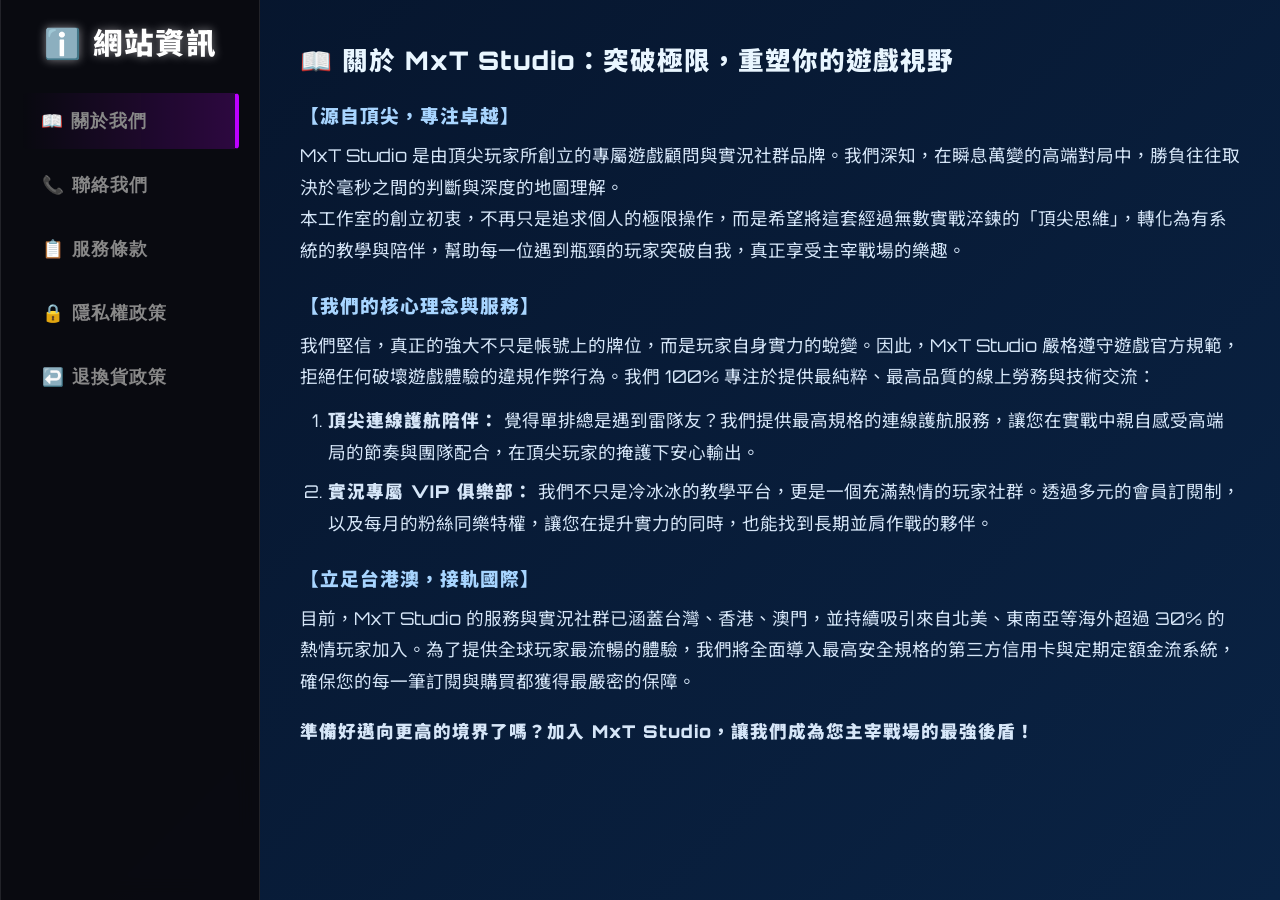
<file: info.html>
<!DOCTYPE html>
<html lang="zh-TW">
<head>
<meta charset="UTF-8">
<meta name="viewport" content="width=device-width, initial-scale=1.0">
<title>玫心泰遊戲工作室｜網站資訊</title>
<link rel="icon" type="image/svg+xml" sizes="any" href="image/favicon-round.svg">
<link rel="icon" type="image/jpeg" href="image/logo.jpg">
<link href="https://fonts.googleapis.com/css2?family=Orbitron:wght@400;700;900&family=Noto+Sans+TC:wght@400;700;900&display=swap" rel="stylesheet">
<link rel="stylesheet" href="css/admin.css" />
<style>
/* Info 頁面專用樣式 */
body.info-page {
    background: linear-gradient(135deg, #06142b 0%, #0a2344 100%);
}
.admin-wrapper.info-wrapper {
    display: flex !important;
}
.info-wrapper .sidebar {
    border-right: 1px solid rgba(255, 255, 255, 0.1) !important;
}
.info-wrapper .sidebar-title-link h2 {
    font-size: 1.85em;
}
.info-wrapper .main-content {
    margin-left: 260px;
    padding: 40px;
}
.info-wrapper .tab-content h2 {
    font-size: 1.6rem;
    color: #e9f6ff;
    margin-bottom: 20px;
}
.info-wrapper .tab-content p,
.info-wrapper .tab-content li {
    line-height: 1.8;
    color: #d6e6f8;
    font-size: 1.1rem;
}
.info-wrapper .tab-content ul {
    margin: 12px 0 0;
    padding-left: 24px;
}
.info-wrapper .tab-content li {
    margin: 8px 0;
}
.info-notice {
    color: #ffd6a8;
    font-weight: 700;
}
@media (max-width: 1024px) {
    .info-wrapper .main-content {
        margin-left: 0;
        padding: 30px;
    }
    .info-wrapper .sidebar {
        width: 220px;
    }
}
@media (max-width: 768px) {
    .info-wrapper {
        flex-direction: column !important;
    }
    .info-wrapper .sidebar {
        width: 100% !important;
        height: auto !important;
        position: static !important;
        border-left: none !important;
        border-bottom: 1px solid rgba(255, 255, 255, 0.1) !important;
        border-right: none !important;
        padding: 16px;
        display: grid;
        grid-template-columns: repeat(2, minmax(0, 1fr));
        gap: 8px;
    }
    .info-wrapper .sidebar h2 {
        grid-column: 1 / -1;
        text-align: center;
        margin-bottom: 8px;
        font-size: 1.55em;
    }
    .info-wrapper .nav-btn {
        width: 100%;
        min-width: 0;
        text-align: center;
        padding: 12px 10px !important;
        font-size: 0.95rem;
        margin-bottom: 0;
    }
    .info-wrapper .main-content {
        margin-left: 0;
        padding: 20px;
    }
}
</style>
</head>
<body class="info-page">

<div class="admin-wrapper info-wrapper">
    <!-- 左側導航欄 -->
    <div class="sidebar">
        <a href="index.html" class="sidebar-title-link" title="點擊返回首頁">
            <h2>ℹ️ 網站資訊</h2>
        </a>
        <button class="nav-btn active" onclick="switchInfoTab('about', this)">📖 關於我們</button>
        <button class="nav-btn" onclick="switchInfoTab('contact', this)">📞 聯絡我們</button>
        <button class="nav-btn" onclick="switchInfoTab('terms', this)">📋 服務條款</button>
        <button class="nav-btn" onclick="switchInfoTab('privacy', this)">🔒 隱私權政策</button>
        <button class="nav-btn" onclick="switchInfoTab('refund', this)">↩️ 退換貨政策</button>
    </div>

    <!-- 右側主內容區 -->
    <div class="main-content">
        <!-- 關於我們 -->
        <div id="tab-about" class="tab-content active">
            <h2>📖 關於 MxT Studio：突破極限，重塑你的遊戲視野</h2>

            <h3 style="color: #a8d5ff; margin-top: 24px; margin-bottom: 12px;">【源自頂尖，專注卓越】</h3>
            <p>MxT Studio 是由頂尖玩家所創立的專屬遊戲顧問與實況社群品牌。我們深知，在瞬息萬變的高端對局中，勝負往往取決於毫秒之間的判斷與深度的地圖理解。</p>
            <p>本工作室的創立初衷，不再只是追求個人的極限操作，而是希望將這套經過無數實戰淬鍊的「頂尖思維」，轉化為有系統的教學與陪伴，幫助每一位遇到瓶頸的玩家突破自我，真正享受主宰戰場的樂趣。</p>

            <h3 style="color: #a8d5ff; margin-top: 24px; margin-bottom: 12px;">【我們的核心理念與服務】</h3>
            <p>我們堅信，真正的強大不只是帳號上的牌位，而是玩家自身實力的蛻變。因此，MxT Studio 嚴格遵守遊戲官方規範，拒絕任何破壞遊戲體驗的違規作弊行為。我們 100% 專注於提供最純粹、最高品質的線上勞務與技術交流：</p>
            <ol style="margin: 12px 0 0; padding-left: 28px;">
                <li style="margin: 8px 0;"><strong>頂尖連線護航陪伴：</strong> 覺得單排總是遇到雷隊友？我們提供最高規格的連線護航服務，讓您在實戰中親自感受高端局的節奏與團隊配合，在頂尖玩家的掩護下安心輸出。</li>
                <li style="margin: 8px 0;"><strong>實況專屬 VIP 俱樂部：</strong> 我們不只是冷冰冰的教學平台，更是一個充滿熱情的玩家社群。透過多元的會員訂閱制，以及每月的粉絲同樂特權，讓您在提升實力的同時，也能找到長期並肩作戰的夥伴。</li>
            </ol>

            <h3 style="color: #a8d5ff; margin-top: 24px; margin-bottom: 12px;">【立足台港澳，接軌國際】</h3>
            <p>目前，MxT Studio 的服務與實況社群已涵蓋台灣、香港、澳門，並持續吸引來自北美、東南亞等海外超過 30% 的熱情玩家加入。為了提供全球玩家最流暢的體驗，我們將全面導入最高安全規格的第三方信用卡與定期定額金流系統，確保您的每一筆訂閱與購買都獲得最嚴密的保障。</p>

            <p style="margin-top: 18px;"><strong>準備好邁向更高的境界了嗎？加入 MxT Studio，讓我們成為您主宰戰場的最強後盾！</strong></p>
        </div>

        <!-- 聯絡我們 -->
        <div id="tab-contact" class="tab-content">
            <h2>📞 聯絡我們 (Email/LINE)</h2>
            <ul>
                <li><strong>LINE 客服：</strong> @104ktglh （工作時間內回應）</li>
                <li><strong>客服信箱：</strong> mxtstudio.tw@gmail.com</li>
                <li><strong>服務時間：</strong> 每日 08:00-23:00</li>
            </ul>
            <p>有任何問題或需要協助，歡迎透過以上管道與我們聯繫。我們會在工作時間內儘快回應。</p>
        </div>

        <!-- 服務條款 -->
        <div id="tab-terms" class="tab-content">
            <h2>📋 MxT Studio 會員服務條款</h2>
            
            <div style="background: rgba(0, 243, 255, 0.08); border-left: 4px solid #00f3ff; padding: 16px; border-radius: 4px; margin: 16px 0 24px; color: #d6e6f8; line-height: 1.8;">
                <p style="margin: 0;">歡迎您加入 MxT Studio（以下簡稱「本工作室」）。為保障您的權益，請於註冊成為會員或購買本工作室服務前，詳細閱讀本《會員服務條款》（以下簡稱「本條款」）。當您於結帳頁面勾選同意或實際使用本服務時，即表示您已充分知悉、理解並同意接受本條款之所有內容。</p>
            </div>
            
            <h3 style="color: #a8d5ff; margin-top: 24px; margin-bottom: 12px;">一、服務內容與性質聲明</h3>
            <ol style="margin: 12px 0 0; padding-left: 28px;">
                <li style="margin: 8px 0;">本工作室提供之核心服務包含：線上實戰觀念指導、高端玩家實戰陪伴與語音交流，以及實況主專屬會員訂閱服務（含專屬影音內容與社群互動）。</li>
                <li style="margin: 8px 0;"><strong>勞務與時間計費原則：</strong> 本工作室網站上所列之各項單次或包套服務費用，皆為「專業玩家之技術指導與勞務時間費用」。會員了解並同意，購買本服務即代表購買本工作室提供之專屬時間與勞務付出，而非購買單一之遊戲排位結果。</li>
            </ol>

            <h3 style="color: #a8d5ff; margin-top: 24px; margin-bottom: 12px;">二、服務完成與免責聲明</h3>
            <ol style="margin: 12px 0 0; padding-left: 28px;">
                <li style="margin: 8px 0;">電子競技遊戲內之對戰勝負、排位晉升，受遊戲系統匹配機制、團隊配合等多重不可控因素影響。本工作室之服務旨在提升會員之遊戲體驗與技術交流，不對最終之遊戲結算數據、特定排位或勝率提供絕對保證。</li>
                <li style="margin: 8px 0;">服務一經啟動（包含但不限於：語音連線開始、實戰陪伴局數展開、或依雙方約定之服務形式開始執行），即視為本工作室已開始履行勞務。當約定之時數或局數完成時，該次服務即視為「已充分履行並完成」，會員不得以「遊戲內結算結果不如預期」為由要求退款或拒絕支付剩餘款項。</li>
                <li style="margin: 8px 0;">會員有妥善保管自身遊戲帳號及密碼之義務。若因會員個人行為（如：曾使用未經官方授權之第三方輔助軟體、惡意破壞遊戲體驗等）導致帳號遭遊戲官方懲處或封禁，本工作室概不負責，且已進行之服務時數不予退還。</li>
            </ol>

            <h3 style="color: #a8d5ff; margin-top: 24px; margin-bottom: 12px;">三、付款、訂閱與第三方金流</h3>
            <ol style="margin: 12px 0 0; padding-left: 28px;">
                <li style="margin: 8px 0;">本工作室之所有交易（包含單次購買與定期定額訂閱）均透過合法且受主管機關監管之第三方支付平台進行。</li>
                <li style="margin: 8px 0;">會員於進行刷卡或付款時，應遵守該第三方支付平台之服務條款。本工作室不會直接存取或保留您的完整信用卡卡號資訊。</li>
                <li style="margin: 8px 0;"><strong>定期定額訂閱：</strong> 若您購買訂閱制會員方案，系統將依您選擇之週期自動扣款。如欲取消訂閱，請於次期扣款日之 3 天前，透過本工作室提供之客服管道（Email 或 LINE）完成取消設定。</li>
            </ol>

            <h3 style="color: #a8d5ff; margin-top: 24px; margin-bottom: 12px;">四、會員行為規範與服務終止</h3>
            <ol style="margin: 12px 0 0; padding-left: 28px;">
                <li style="margin: 8px 0;">會員於接受陪伴與教學服務時，應保持基本網路禮儀。嚴禁任何形式之言語騷擾、性騷擾、恐嚇、歧視或惡意謾罵。</li>
                <li style="margin: 8px 0;">若會員於服務過程中，經查證有使用任何破壞遊戲平衡之外掛程式或腳本，本工作室有權立即終止該次服務，剩餘費用不予退還。</li>
            </ol>

            <h3 style="color: #a8d5ff; margin-top: 24px; margin-bottom: 12px;">五、服務暫停與中斷</h3>
            <ol style="margin: 12px 0 0; padding-left: 28px;">
                <li style="margin: 8px 0;">因第三方遊戲伺服器維護、連線異常、遊戲版本重大更新，或不可抗力因素（如天災、停電）導致本工作室無法順利提供陪伴與教學服務時，本工作室將與會員另行協調補償時數或展延服務期限，但不負額外之損害賠償責任。</li>
            </ol>

            <h3 style="color: #a8d5ff; margin-top: 24px; margin-bottom: 12px;">六、條款之修改權利</h3>
            <ol style="margin: 12px 0 0; padding-left: 28px;">
                <li style="margin: 8px 0;">本工作室保留隨時修改本條款之權利。修改後的條款將公佈於本網站上，不另行個別通知。若您於條款修改後仍繼續使用本服務，即視為您同意並接受修改後之條款。</li>
            </ol>

            <h3 style="color: #a8d5ff; margin-top: 24px; margin-bottom: 12px;">七、準據法與管轄法院</h3>
            <ol style="margin: 12px 0 0; padding-left: 28px;">
                <li style="margin: 8px 0;">本條款之解釋與適用，以及因本條款衍生之相關爭議，均應依照中華民國法律予以處理，並以臺灣臺北地方法院為第一審管轄法院。</li>
            </ol>
        </div>

        <!-- 隱私權政策 -->
        <div id="tab-privacy" class="tab-content">
            <h2>🔒 隱私權政策</h2>

            <div style="background: rgba(0, 243, 255, 0.08); border-left: 4px solid #00f3ff; padding: 16px; border-radius: 4px; margin: 16px 0 24px; color: #d6e6f8; line-height: 1.8;">
                <p style="margin: 0;">歡迎您訪問 MxT Studio（以下簡稱「本工作室」）。我們非常重視您的隱私權，並承諾保護您的個人資料。為了讓您能夠安心使用本工作室網站的各項服務與資訊，特此向您說明本網站的隱私權保護政策，以保障您的權益，請您詳閱下列內容：</p>
            </div>

            <h3 style="color: #a8d5ff; margin-top: 24px; margin-bottom: 12px;">一、隱私權保護政策的適用範圍</h3>
            <ol style="margin: 12px 0 0; padding-left: 28px;">
                <li style="margin: 8px 0;">隱私權保護政策內容，包括本網站如何處理在您使用網站服務時收集到的個人識別資料。</li>
                <li style="margin: 8px 0;">隱私權保護政策不適用於本網站以外的相關連結網站，也不適用於非本網站所委託或參與管理的人員。</li>
            </ol>

            <h3 style="color: #a8d5ff; margin-top: 24px; margin-bottom: 12px;">二、個人資料的蒐集、處理及利用方式</h3>
            <ol style="margin: 12px 0 0; padding-left: 28px;">
                <li style="margin: 8px 0;">當您造訪本網站或使用本網站提供之功能服務（如：註冊會員、購買訂閱方案、預約實戰教學或陪伴服務）時，我們將視該服務功能性質，請您提供必要的個人資料（如：電子郵件信箱、LINE 名稱、遊戲內暱稱等），並在該特定目的範圍內處理及利用您的個人資料。</li>
                <li style="margin: 8px 0;"><strong>金流與交易資訊：</strong> 本工作室網站之交易均透過合法受管制的第三方支付平台進行。您的完整信用卡號、銀行帳號等敏感金融資訊，將直接由第三方支付平台加密處理與安全儲存，本工作室網站伺服器絕對不會攔截、蒐集或保留您的完整付款明細。</li>
                <li style="margin: 8px 0;">於一般瀏覽時，伺服器會自行記錄相關行徑，包括您使用連線設備的 IP 位址、使用時間、使用的瀏覽器、瀏覽及點選資料記錄等，做為我們增進網站服務的參考依據，此記錄為內部應用，決不對外公佈。</li>
            </ol>

            <h3 style="color: #a8d5ff; margin-top: 24px; margin-bottom: 12px;">三、資料之保護</h3>
            <ol style="margin: 12px 0 0; padding-left: 28px;">
                <li style="margin: 8px 0;">本網站主機均設有各項資訊安全設備及必要的安全防護措施，加以保護網站及您的個人資料。</li>
                <li style="margin: 8px 0;">只由經過授權的人員才能接觸您的個人資料，相關處理人員皆簽有保密合約，如有違反保密義務者，將受相關法律處分。</li>
            </ol>

            <h3 style="color: #a8d5ff; margin-top: 24px; margin-bottom: 12px;">四、與第三人共用個人資料之政策</h3>
            <ol style="margin: 12px 0 0; padding-left: 28px;">
                <li style="margin: 8px 0;">本網站絕不會提供、交換、出租或出售任何您的個人資料給其他個人、企業、團體或公務機關，但有法律依據或合約義務者，不在此限。</li>
                <li style="margin: 8px 0;">前項但書之情形包括不限於：
                    <ol style="margin: 8px 0 0; padding-left: 22px;">
                        <li style="margin: 6px 0;">經由您書面同意。</li>
                        <li style="margin: 6px 0;">法律明文規定。</li>
                        <li style="margin: 6px 0;">為免除您生命、身體、自由或財產上之危險。</li>
                        <li style="margin: 6px 0;">當您在網站的行為違反服務條款，或可能損害或妨礙網站與其他使用者權益，或導致任何人遭受損害時，經網站管理單位研析揭露您的個人資料是為了辨識、聯絡或採取法律行動所必要者。</li>
                    </ol>
                </li>
            </ol>

            <h3 style="color: #a8d5ff; margin-top: 24px; margin-bottom: 12px;">五、Cookie 之使用</h3>
            <ol style="margin: 12px 0 0; padding-left: 28px;">
                <li style="margin: 8px 0;">為了提供您最佳的服務，本網站會在您的電腦中放置並取用我們的 Cookie。</li>
                <li style="margin: 8px 0;">若您不願接受 Cookie 的寫入，您可在您使用的瀏覽器功能項中設定隱私權等級為高，即可拒絕 Cookie 的寫入，但可能會導致網站某些功能無法正常執行。</li>
            </ol>

            <h3 style="color: #a8d5ff; margin-top: 24px; margin-bottom: 12px;">六、用戶之權利</h3>
            <ol style="margin: 12px 0 0; padding-left: 28px;">
                <li style="margin: 8px 0;">您可以隨時透過本工作室的官方客服管道（Email 或 LINE），要求查詢、閱覽、補充、更正或刪除屬於您本人的個人資料。</li>
            </ol>

            <h3 style="color: #a8d5ff; margin-top: 24px; margin-bottom: 12px;">七、隱私權保護政策之修正</h3>
            <ol style="margin: 12px 0 0; padding-left: 28px;">
                <li style="margin: 8px 0;">本網站隱私權保護政策將因應需求隨時進行修正，修正後的條款將刊登於網站上。當您繼續使用本網站服務時，即視為您已閱讀、瞭解並同意接受本政策之所有修改與變更。</li>
            </ol>

            <h3 style="color: #a8d5ff; margin-top: 24px; margin-bottom: 12px;">八、聯絡我們</h3>
            <ol style="margin: 12px 0 0; padding-left: 28px;">
                <li style="margin: 8px 0;">若您對本隱私權保護政策或個人資料處理有任何疑問，請透過網站頁尾的「聯絡我們」管道與我們聯繫。</li>
            </ol>
        </div>

        <!-- 退換貨政策 -->
        <div id="tab-refund" class="tab-content">
            <h2>↩️ MxT Studio 退換貨與退款政策</h2>
            
            <div style="background: rgba(0, 243, 255, 0.08); border-left: 4px solid #00f3ff; padding: 16px; border-radius: 4px; margin: 16px 0 24px; color: #d6e6f8; line-height: 1.8;">
                <p style="margin: 0;">為保障雙方權益，請於購買 MxT Studio（以下簡稱「本工作室」）提供之各項數位內容與線上服務前，詳細閱讀本《退換貨與退款政策》。當您完成結帳付款，即代表您已充分理解並同意以下條款：</p>
            </div>

            <h3 style="color: #a8d5ff; margin-top: 24px; margin-bottom: 12px;">一、虛擬商品之法定免責聲明</h3>
            <ol style="margin: 12px 0 0; padding-left: 28px;">
                <li style="margin: 8px 0;">本工作室所提供之服務（包含但不限於：實況專屬會員訂閱、專屬影音內容解鎖、線上實戰觀念指導、語音連線護航與陪伴等），皆屬於《消費者保護法》第十九條第二項規定之<strong>「非以有形媒介提供之數位內容或一經提供即為完成之線上服務」</strong>。</li>
                <li style="margin: 8px 0;">基於上述法規，本工作室之所有虛擬商品與線上勞務服務，一經消費者付款完成、系統授權開通或服務開始執行後，即不適用七天鑑賞期之規定，恕不接受任何理由之退貨、退費或折讓要求。請您於結帳前務必確實核對所購買之方案內容與金額。</li>
            </ol>

            <h3 style="color: #a8d5ff; margin-top: 24px; margin-bottom: 12px;">二、實戰指導與護航服務退款規範</h3>
            <ol style="margin: 12px 0 0; padding-left: 28px;">
                <li style="margin: 8px 0;"><strong>服務啟動後不退費：</strong> 單次或包套之語音指導與實戰陪伴服務，一經雙方約定時間並開始執行（如：進入語音頻道、遊戲對局開始），即視為勞務已開始提供，無論最終遊戲結算數據或排位結果為何，皆不予退費。</li>
            </ol>

            <h3 style="color: #a8d5ff; margin-top: 24px; margin-bottom: 12px;">三、特殊情況之退費與補償機制</h3>
            <ol style="margin: 12px 0 0; padding-left: 28px;">
                <li style="margin: 8px 0;"><strong>工作室端因素：</strong> 若因本工作室之指導員/陪伴者個人因素（如：設備故障、無故未到），或因第三方遊戲伺服器無預警崩潰、大規模停電等不可抗力因素，導致約定之服務無法順利進行，本工作室將主動與會員協調免費展延服務時間。若經雙方協議無法配合展延，本工作室將針對「尚未履行之服務時數」進行全額或依比例退款。</li>
                <li style="margin: 8px 0;">退款程序將依照第三方支付平台之規範進行，退款所需之工作天數與手續費內扣（若有）將依該平台或發卡銀行之規定辦理。</li>
            </ol>

            <h3 style="color: #a8d5ff; margin-top: 24px; margin-bottom: 12px;">四、帳務爭議與惡意退刷處置</h3>
            <ol style="margin: 12px 0 0; padding-left: 28px;">
                <li style="margin: 8px 0;">若會員對帳單扣款有任何疑慮，請務必優先透過官方客服管道與本工作室聯繫。</li>
                <li style="margin: 8px 0;">若會員未經溝通，惡意向發卡銀行或第三方金流平台提出「信用卡爭議帳款」或拒絕付款，本工作室將立即終止該會員之所有權益與未完成之服務，並保留永久封鎖該會員帳號及採取法律途徑求償之權利。</li>
            </ol>
        </div>
    </div>
</div>

<script>
function getTabFromHash() {
    const hash = (window.location.hash || '').replace('#', '').toLowerCase();
    const hashMap = {
        'about-us': 'about',
        'contact-us': 'contact',
        'terms': 'terms',
        'privacy': 'privacy',
        'refund': 'refund',
        'about': 'about',
        'contact': 'contact',
        'tab-about': 'about',
        'tab-contact': 'contact',
        'tab-terms': 'terms',
        'tab-privacy': 'privacy',
        'tab-refund': 'refund'
    };
    return hashMap[hash] || 'about';
}

function switchInfoTab(tabName, clickedBtn = null, updateHash = true) {
    // 隱藏所有 tab-content
    const tabs = document.querySelectorAll('.tab-content');
    tabs.forEach(tab => tab.classList.remove('active'));
    
    // 移除所有按鈕的 active 狀態
    const buttons = document.querySelectorAll('.nav-btn');
    buttons.forEach(btn => btn.classList.remove('active'));
    
    // 顯示對應 tab 並標記按鈕為 active
    const targetTab = document.getElementById(`tab-${tabName}`);
    if (targetTab) {
        targetTab.classList.add('active');
    }
    
    // 標記對應按鈕為 active
    if (clickedBtn) {
        clickedBtn.classList.add('active');
    } else {
        const matchingBtn = document.querySelector(`.nav-btn[onclick*="'${tabName}'"]`);
        if (matchingBtn) matchingBtn.classList.add('active');
    }

    if (updateHash) {
        window.history.replaceState(null, '', `#${tabName}`);
    }
}

window.addEventListener('DOMContentLoaded', () => {
    const initialTab = getTabFromHash();
    switchInfoTab(initialTab, null, false);
});

window.addEventListener('hashchange', () => {
    const targetTab = getTabFromHash();
    switchInfoTab(targetTab, null, false);
});
</script>

</body>
</html>
</file>
<file: css/admin.css>
﻿* {
    margin: 0;
    padding: 0;
    box-sizing: border-box;
}

body {
    /* ...其他設定... */
    background-image: url('../image/bg-admin.jpg'); /* 換成你的首頁圖檔名 */
    background-attachment: fixed;
    background-size: cover;
    background-position: center;
    background-repeat: no-repeat;
    background-color: rgba(0, 0, 0, 0.8) !important; /* 遮罩濃度可自己調 */
}
.container {
    max-width: 1400px; /* <-- 已拓寬 */
    margin: 0 auto;
}

.top-bar {
    display: flex;
    justify-content: space-between;
    align-items: center;
    margin-bottom: 30px;
    flex-wrap: wrap;
    gap: 15px;
}

.header {
    color: white;
}

.header h1 {
    font-size: 2.5em;
    text-shadow: 2px 2px 4px rgba(0,0,0,0.3);
    margin-bottom: 5px;
}

.header p {
    font-size: 1.1em;
}

.user-section {
    display: flex;
    gap: 10px;
    align-items: center;
}

/* 語言切換容器 */
/* 語言按鈕樣式 */
a.btn {
    text-decoration: none;
    color: white;
}

.user-info {
    background: white;
    padding: 12px 20px;
    border-radius: 25px;
    display: flex;
    align-items: center;
    gap: 10px;
    box-shadow: 0 4px 15px rgba(0,0,0,0.2);
}

.user-info .avatar {
    width: 35px;
    height: 35px;
    background: linear-gradient(135deg, #667eea 0%, #764ba2 100%);
    border-radius: 50%;
    display: flex;
    align-items: center;
    justify-content: center;
    color: white;
    font-weight: bold;
}

.user-info .name {
    font-weight: bold;
    color: #333;
}

.badge-admin {
    background: linear-gradient(135deg, #f093fb 0%, #f5576c 100%);
    color: white;
    padding: 3px 10px;
    border-radius: 12px;
    font-size: 12px;
    font-weight: bold;
}

.card {
    background: white;
    border-radius: 15px;
    padding: 30px;
    box-shadow: 0 10px 30px rgba(0,0,0,0.2);
    margin-bottom: 20px;
}

.tabs {
    display: flex;
    gap: 10px;
    margin-bottom: 30px;
    flex-wrap: wrap;
}

.tab {
    padding: 12px 24px;
    background: #f0f0f0;
    border: none;
    border-radius: 8px;
    cursor: pointer;
    font-size: 16px;
    transition: all 0.3s;
}

.tab.active {
    background: linear-gradient(135deg, #667eea 0%, #764ba2 100%);
    color: white;
}

.tab:hover {
    transform: translateY(-2px);
}

.page {
    display: none;
}

.page.active {
    display: block;
}

.sub-tabs {
    display: flex;
    gap: 10px;
    margin-bottom: 20px;
    border-bottom: 2px solid #e0e0e0;
    padding-bottom: 10px;
}

.sub-tab {
    padding: 10px 20px;
    background: transparent;
    border: none;
    border-bottom: 3px solid transparent;
    cursor: pointer;
    font-size: 15px;
    color: #666;
    transition: all 0.3s;
}

.sub-tab.active {
    color: #667eea;
    border-bottom-color: #667eea;
    font-weight: bold;
}

.sub-tab:hover {
    color: #667eea;
}

.sub-page {
    display: none;
}

.sub-page.active {
    display: block;
}

.input-group {
    margin-bottom: 20px;
}

.input-group label {
    display: block;
    margin-bottom: 8px;
    color: #333;
    font-weight: bold;
}

.input-group label .optional {
    font-weight: normal;
    color: #999;
    font-size: 0.9em;
}

.input-group input, .input-group select, .input-group textarea {
    width: 100%;
    padding: 12px;
    border: 2px solid #e0e0e0;
    border-radius: 8px;
    font-size: 16px;
    transition: border 0.3s;
    font-family: inherit;
}

.input-group input:focus, .input-group select:focus, .input-group textarea:focus {
    outline: none;
    border-color: #667eea;
}

.input-row {
    display: grid;
    grid-template-columns: repeat(auto-fit, minmax(80px, 1fr));
    gap: 10px;
}

.input-row input {
    text-align: center;
}

.btn {
    padding: 12px 30px;
    background: linear-gradient(135deg, #667eea 0%, #764ba2 100%);
    color: white;
    border: none;
    border-radius: 8px;
    font-size: 16px;
    cursor: pointer;
    transition: all 0.3s;
}

.btn:hover {
    transform: translateY(-2px);
    box-shadow: 0 5px 15px rgba(102, 126, 234, 0.4);
}

.btn-danger {
    background: linear-gradient(135deg, #f093fb 0%, #f5576c 100%);
}

.btn-success {
    background: linear-gradient(135deg, #84fab0 0%, #8fd3f4 100%);
}

.btn-small {
    padding: 8px 16px;
    font-size: 14px;
}

.btn-link {
    background: none;
    color: #667eea;
    text-decoration: underline;
    padding: 5px;
    font-size: 14px;
}

.btn-link:hover {
    transform: none;
    box-shadow: none;
    color: #764ba2;
}

.btn-copy {
    background: #667eea;
    color: white;
    border: none;
    padding: 5px 12px;
    border-radius: 5px;
    cursor: pointer;
    font-size: 14px;
    margin-left: 10px;
    transition: all 0.3s;
}

.btn-copy:hover {
    background: #764ba2;
    transform: scale(1.05);
}

.member-info {
    background: linear-gradient(135deg, #667eea 0%, #764ba2 100%);
    color: white;
    padding: 25px;
    border-radius: 12px;
    margin-bottom: 20px;
}

.member-info h2 {
    margin-bottom: 15px;
}

.info-item {
    display: flex;
    justify-content: space-between;
    padding: 10px 0;
    border-bottom: 1px solid rgba(255,255,255,0.2);
    align-items: center;
}

.info-item:last-child {
    border-bottom: none;
}

.badge {
    display: inline-block;
    padding: 5px 15px;
    border-radius: 20px;
    font-size: 14px;
    font-weight: bold;
}

.badge-gold {
    background: linear-gradient(135deg, #FFD700 0%, #FFA500 100%);
    color: #333;
}

.badge-diamond {
    background: linear-gradient(135deg, #B9F2FF 0%, #00B4DB 100%);
    color: #fff;
}

.badge-legend {
    background: linear-gradient(135deg, #FF6B6B 0%, #C44569 100%);
    color: #fff;
}

.queue-card {
    background: #f9f9f9;
    padding: 30px;
    border-radius: 10px;
    text-align: center;
    margin-bottom: 20px;
}

.queue-position {
    font-size: 3em;
    font-weight: bold;
    color: #667eea;
    margin: 20px 0;
}

.queue-status {
    background: white;
    padding: 20px;
    border-radius: 10px;
    margin-top: 20px;
}

.queue-item {
    background: #f9f9f9;
    padding: 15px;
    border-radius: 8px;
    margin-bottom: 10px;
    display: flex;
    justify-content: space-between;
    align-items: center;
}

.queue-item.current {
    background: #d4edda;
    border: 2px solid #28a745;
}

.member-item {
    background: #f9f9f9;
    padding: 20px;
    border-radius: 10px;
    margin-bottom: 15px;
    border-left: 4px solid #667eea;
}

.member-item.expired {
    background: #f1f1f1;
    border-left-color: #999;
}

.member-item.active {
    background: #e8f5e9;
    border-left-color: #28a745;
}

.code-item {
    background: #fff3cd;
    padding: 20px;
    border-radius: 10px;
    margin-bottom: 15px;
    border-left: 4px solid #ffc107;
}

.code-item.used {
    background: #d4edda;
    border-left-color: #28a745;
}

.member-header {
    display: flex;
    justify-content: space-between;
    align-items: center;
    margin-bottom: 10px;
    flex-wrap: wrap;
    gap: 10px;
}

.admin-actions {
    display: flex;
    gap: 10px;
    flex-wrap: wrap;
}

.empty-state {
    text-align: center;
    padding: 40px;
    color: #999;
}

.time-display {
    font-size: 1.5em;
    font-weight: bold;
    color: #27ae60;
    margin: 10px 0;
}

.time-display.warning {
    color: #f39c12;
}

.time-display.danger {
    color: #e74c3c;
}

.countdown-time {
    font-weight: bold;
    color: #27ae60;
}

.countdown-time.warning {
    color: #f39c12;
}

.countdown-time.danger {
    color: #e74c3c;
}

.text-link {
    text-align: center;
    margin-top: 15px;
}

.modal {
    display: none;
    position: fixed;
    z-index: 1000;
    left: 0;
    top: 0;
    width: 100%;
    height: 100%;
    background-color: rgba(0,0,0,0.5);
}

.modal.active {
    display: flex;
    justify-content: center;
    align-items: center;
}

.modal-content {
    background-color: white;
    padding: 30px;
    border-radius: 15px;
    max-width: 500px;
    width: 90%;
    max-height: 90vh;
    overflow-y: auto;
    box-shadow: 0 10px 30px rgba(0,0,0,0.3);
}

.modal-header {
    display: flex;
    justify-content: space-between;
    align-items: center;
    margin-bottom: 20px;
}

.modal-close {
    background: none;
    border: none;
    font-size: 24px;
    cursor: pointer;
    color: #999;
}

.modal-close:hover {
    color: #333;
}

.game-session-card {
    background: linear-gradient(135deg, #f093fb 0%, #f5576c 100%);
    color: white;
    padding: 25px;
    border-radius: 12px;
    margin-bottom: 20px;
    text-align: center;
}

.game-session-card h2 {
    margin-bottom: 15px;
}

.game-session-info {
    font-size: 1.2em;
    margin: 10px 0;
}

.auto-refresh-indicator {
    display: inline-block;
    width: 10px;
    height: 10px;
    background: #28a745;
    border-radius: 50%;
    margin-left: 10px;
    animation: pulse 2s infinite;
}

.warning-box {
    background: #fff3cd;
    border: 2px solid #ffc107;
    color: #856404;
    padding: 15px;
    border-radius: 8px;
    margin-bottom: 20px;
}

.warning-box strong {
    display: block;
    margin-bottom: 5px;
}

.code-display {
    background: #f8f9fa;
    border: 2px dashed #667eea;
    padding: 20px;
    border-radius: 10px;
    text-align: center;
    margin: 20px 0;
}

.code-display .code {
    font-size: 2em;
    font-weight: bold;
    color: #667eea;
    letter-spacing: 3px;
    font-family: 'Courier New', monospace;
}

.copy-area {
    display: inline-flex;
    align-items: center;
    gap: 10px;
}

.admin-panel {
    display: none;
    margin-top: 30px;
    padding: 20px;
    background: #f0f8ff;
    border: 2px solid #667eea;
    border-radius: 10px;
}

.admin-panel.active {
    display: block;
}

.admin-panel h3 {
    color: #667eea;
    margin-bottom: 20px;
}

.backup-info {
    background: #e8f5e9;
    padding: 15px;
    border-radius: 8px;
    margin-bottom: 20px;
    border-left: 4px solid #4caf50;
}

.backup-info strong {
    color: #2e7d32;
}

.settings-section {
    background: #f9f9f9;
    padding: 20px;
    border-radius: 10px;
    margin-bottom: 20px;
}

.settings-section h4 {
    margin-bottom: 15px;
    color: #667eea;
}

.loading-overlay {
    display: none;
    position: fixed;
    top: 0;
    left: 0;
    width: 100%;
    height: 100%;
    background: rgba(0,0,0,0.7);
    z-index: 9999;
    justify-content: center;
    align-items: center;
}

.loading-overlay.active {
    display: flex;
}

.loading-spinner {
    width: 50px;
    height: 50px;
    border: 5px solid #f3f3f3;
    border-top: 5px solid #667eea;
    border-radius: 50%;
    animation: spin 1s linear infinite;
}

.admin-grid {
    display: grid;
    grid-template-columns: repeat(auto-fit, minmax(350px, 1fr));
    gap: 20px;
}

.card h2 {
    color: #667eea;
    margin-bottom: 20px;
    border-bottom: 2px solid #f0f0f0;
    padding-bottom: 10px;
}

.list-container {
    max-height: 400px;
    overflow-y: auto;
    padding-right: 10px;
    border: 1px solid #f0f0f0;
    border-radius: 8px;
    padding: 10px;
}

.order-board-grid {
    display: grid;
    grid-template-columns: repeat(2, minmax(0, 1fr));
    gap: 12px;
}

.order-board-column {
    border: 1px solid rgba(255, 255, 255, 0.16);
    border-radius: 10px;
    padding: 10px;
    background: rgba(12, 18, 30, 0.55);
}

.order-board-column h3 {
    margin-bottom: 10px;
    font-size: 1em;
}

.order-col-generated {
    border-color: rgba(170, 170, 170, 0.4);
}

.order-col-pending {
    border-color: rgba(255, 188, 70, 0.55);
}

.order-col-completed {
    border-color: rgba(57, 255, 20, 0.45);
}

.order-record-item {
    padding: 10px;
    margin-bottom: 10px;
    border: 1px solid rgba(255, 255, 255, 0.12);
    border-radius: 8px;
    background: rgba(255, 255, 255, 0.04);
    cursor: pointer;
    transition: transform 0.18s ease, box-shadow 0.18s ease, border-color 0.18s ease;
}

.order-record-item:hover {
    transform: translateY(-2px);
    box-shadow: 0 8px 18px rgba(0, 0, 0, 0.24);
    border-color: rgba(255, 255, 255, 0.22);
}

.order-record-item:active,
.order-record-item.is-clicked {
    animation: order-card-click 220ms ease;
}

.order-record-top {
    display: flex;
    justify-content: space-between;
    gap: 8px;
    margin-bottom: 8px;
    font-size: 0.92em;
}

.order-record-meta {
    display: grid;
    gap: 4px;
    font-size: 0.82em;
    color: #b5c1cf;
    margin-bottom: 8px;
}

.order-record-actions {
    display: flex;
    gap: 8px;
    flex-wrap: wrap;
}

.order-detail-block {
    margin-bottom: 16px;
    padding: 14px;
    border-radius: 10px;
    background: rgba(255, 255, 255, 0.05);
    border: 1px solid rgba(255, 255, 255, 0.1);
}

.order-detail-block h3 {
    margin-bottom: 10px;
}

.order-detail-row {
    display: flex;
    justify-content: space-between;
    gap: 12px;
    padding: 6px 0;
    border-bottom: 1px solid rgba(255, 255, 255, 0.08);
}

.order-detail-row:last-child {
    border-bottom: none;
}

.order-detail-row span:first-child {
    color: #a9bdd1;
}

.order-detail-row span:last-child {
    text-align: right;
    color: #fff;
}

@keyframes order-card-click {
    0% {
        transform: scale(1);
    }
    50% {
        transform: scale(0.975);
    }
    100% {
        transform: scale(1);
    }
}

@media (max-width: 1024px) {
    .order-board-grid {
        grid-template-columns: 1fr;
    }
}

@keyframes spin {
    0% { transform: rotate(0deg); }
    100% { transform: rotate(360deg); }
}

@keyframes pulse {
    0%, 100% { opacity: 1; }
    50% { opacity: 0.5; }
}

/* --- 手機版 RWD 適配修正 --- */
@media (max-width: 768px) {
    /* 1. 強制讓頂部容器可以換行，避免擠在一起 */
    .header {
        display: flex !important;
        flex-direction: column !important; /* 改為上下排列：標題在上，按鈕在下 */
        align-items: flex-start !important;
        height: auto !important;           /* 讓高度隨內容增長 */
        padding-bottom: 15px !important;
        gap: 10px !important;
    }

    /* 2. 讓右側按鈕區塊佔滿寬度，並處理內部的排列 */
    .user-section {
        display: flex !important;
        flex-wrap: wrap !important;       /* 空間不足時自動換行 */
        width: 100% !important;
        justify-content: flex-start !important;
        gap: 8px !important;
    }

    /* 3. 確保語言切換按鈕維持橫向 */
/* 4. 縮小身分標籤，避免佔據太多空間 */
    .user-info {
        padding: 5px 10px !important;
        font-size: 0.85em !important;
        border-radius: 4px !important;    /* 配合您的電競風格 */
    }

    /* 5. 確保標題文字不會溢出 */
    .header h1 {
        font-size: 1.4em !important;
        white-space: normal !important;   /* 允許長標題換行 */
    }
}
/* 主要內容區塊：改成半透明黑底 + 模糊濾鏡 */
.card {
    /* 移除原本的純白背景 */
    background: rgba(20, 20, 30, 0.75) !important; /* 深藍黑，75%透明度 */
    
    /* 加入毛玻璃效果 (背景模糊) */
    backdrop-filter: blur(10px);
    -webkit-backdrop-filter: blur(10px);
    
    /* 加上細微的邊框，像戰術面板 */
    border: 1px solid rgba(255, 255, 255, 0.1);
    
    /* 銳利化：圓角變小 */
    border-radius: 4px !important;
    
    /* 讓上面的文字變成白色 */
    color: #fff !important;
    
    /* 加一點發光陰影 */
    box-shadow: 0 0 20px rgba(0, 0, 0, 0.5) !important;
}

/* 讓所有標題文字確保是白色 */
.card h2, .card h3, .card h4, .card p, .card li {
    color: #fff !important;
}
/* 針對所有「會員方案」的小卡片 */
/* 這裡用屬性選取器抓取有 border 的 div，或者你可以回 HTML 加 class */
#home > div > div > div[style*="border"] {
    /* 移除白底，改透明 */
    background: rgba(0, 0, 0, 0.4) !important;
    
    /* 銳利化 */
    border-radius: 2px !important;
    
    /* 文字變白 */
    color: white !important;
    
    /* 加入一點科技感的內陰影 */
    box-shadow: inset 0 0 10px rgba(0, 0, 0, 0.5);
    
    /* 讓它 hover 時會發亮 */
    transition: all 0.3s ease;
}

#home > div > div > div[style*="border"]:hover {
    transform: translateY(-5px);
    /* 讓邊框發光 */
    box-shadow: 0 0 15px currentColor; 
}

/* 修正卡片裡面的價格文字顏色 */
#home > div > div > div .price, 
#home > div > div > div div { 
    color: rgba(255, 255, 255, 0.9) !important;
    text-shadow: 0 0 5px rgba(0,0,0,0.8);
}
/* 分頁按鈕容器 */
.tabs {
    border-bottom: 2px solid rgba(255, 255, 255, 0.1);
    padding-bottom: 5px;
}

/* 分頁按鈕本體 */
.tab {
    background: transparent !important; /* 移除灰底 */
    border-radius: 0 !important; /* 完全直角 */
    color: #aaa !important; /* 未選中時是灰色 */
    border: 1px solid transparent;
    border-bottom: none;
    position: relative;
    font-family: 'Courier New', monospace; /* 換成等寬字體更有科技感 */
    letter-spacing: 1px;
}

/* 滑鼠移過去 */
.tab:hover {
    color: #fff !important;
    text-shadow: 0 0 8px rgba(255, 255, 255, 0.5);
}

/* 選中狀態 (Active) */
.tab.active {
    background: rgba(102, 126, 234, 0.2) !important; /* 淡淡的藍底 */
    color: #fff !important;
    border: 1px solid #667eea; /* 藍色邊框 */
    box-shadow: 0 0 10px rgba(102, 126, 234, 0.3); /* 藍色光暈 */
}
/* 所有的輸入框 (Input) */
input, select, textarea {
    background: rgba(0, 0, 0, 0.5) !important;
    border: 1px solid #444 !important;
    color: white !important;
    border-radius: 2px !important; /* 銳利化 */
}

input:focus {
    border-color: #667eea !important;
    box-shadow: 0 0 8px rgba(102, 126, 234, 0.5) !important;
}

/* 右上角的用戶資訊小藥丸 */
.user-info {
    background: rgba(0, 0, 0, 0.6) !important;
    backdrop-filter: blur(5px);
    border: 1px solid rgba(255, 255, 255, 0.2);
    border-radius: 4px !important; /* 改成小圓角 */
    color: white !important;
}
.user-info .name {
    color: white !important;
}
/* --- 修正內部區塊顏色 (避免出現突兀的灰底) --- */

/* 1. 遊戲場次資訊卡、排隊卡、警告框 */
.game-session-card, 
.queue-card, 
.warning-box,
.queue-status,
.member-list-box {
    /* 把原本的 #f9f9f9 改成深色半透明 */
    background: rgba(0, 0, 0, 0.3) !important;
    border: 1px solid rgba(255, 255, 255, 0.1) !important;
    color: #fff !important;
}

/* 2. 排隊列表的單個項目 / 會員列表項目 */
.queue-item, 
.member-item, 
.code-item {
    /* 讓條列式項目比背景稍微亮一點點，增加層次 */
    background: rgba(255, 255, 255, 0.05) !important;
    border: 1px solid rgba(255, 255, 255, 0.05) !important;
    color: #eee !important;
}

/* 3. 修正排隊列表裡的小字顏色 (原本是灰色 #666，在黑底會看不見) */
.queue-item div[style*="color: #666"],
.queue-position + div[style*="color: #666"] {
    color: #aaa !important; /* 改成淺灰，才看得到 */
}

/* 4. 讓目前輪到的排隊項目 (綠色) 變成螢光綠風格 */
.queue-item.current {
    background: rgba(40, 167, 69, 0.2) !important; /* 半透明綠 */
    border: 1px solid #28a745 !important;
    box-shadow: 0 0 10px rgba(40, 167, 69, 0.4);
}
/* 修改 Placeholder 顏色 */
::placeholder {
    color: rgba(255, 255, 255, 0.5) !important;
}

/* 修改下拉選單 (Select) 的選項顏色 */
/* 因為 Select 的 dropdown 背景通常無法透明，這能確保文字在白底/黑底都清楚 */
option {
    background: #222;
    color: #fff;
}
/* --- 捲軸美化 --- */
::-webkit-scrollbar {
    width: 8px;
}
::-webkit-scrollbar-track {
    background: #0f0f15; 
}
::-webkit-scrollbar-thumb {
    background: #444; 
    border-radius: 4px;
}
::-webkit-scrollbar-thumb:hover {
    background: #667eea; /* 滑鼠移過去變主色 */
}
/* =========================================
   ▼▼▼ 最終版：S級電競風格修正補丁 (Fix v2) ▼▼▼
   ========================================= */

/* 1. 全域字體：標題加粗 */
body, button, input, select, textarea, .header h1, .header p {
    font-family: 'Orbitron', 'Noto Sans TC', sans-serif !important;
}
h1, h2, h3, h4, h5, h6, .btn, strong, b {
    font-weight: 900 !important;
    letter-spacing: 1px;
}

/* 2. 【修復】首頁卡片白底看不見字的問題 & 【修復】光暈太弱 */
/* 我們不抓 style 屬性了，直接抓結構，這樣最穩 */
#home h4 + div > div {
    background: rgba(16, 20, 28, 0.95) !important; /* 深黑底 */
    border-radius: 0px !important; /* 去圓角 */
    clip-path: polygon(15px 0, 100% 0, 100% calc(100% - 15px), calc(100% - 15px) 100%, 0 100%, 0 15px); /* 切角 */
    color: #fff !important;
    transition: all 0.3s ease;
}

/* 針對卡片內的價格 (原本看不見的 NT$60) */
#home h4 + div > div > div:first-child {
    color: #00f3ff !important; /* 螢光青色 */
    text-shadow: 0 0 15px rgba(0, 243, 255, 0.8) !important; /* 強力發光 */
    font-family: 'Orbitron', sans-serif !important;
    font-size: 2em !important;
    letter-spacing: 2px;
}

/* 針對卡片內的說明文字 (1個月...) */
#home h4 + div > div > div:last-child {
    color: #ccc !important; /* 淺灰色 */
    font-weight: bold !important;
}

/* 3. 分別加強三種等級的霓虹光暈 (光暈範圍調大到 25px) */
/* 黃金 */
#home h4[style*="FFA500"] + div > div {
    border: 2px solid #FFD700 !important;
    box-shadow: 0 0 25px 5px rgba(255, 215, 0, 0.3), inset 0 0 30px rgba(255, 215, 0, 0.1) !important;
}
/* 鑽石 */
#home h4[style*="00B4DB"] + div > div {
    border: 2px solid #00f3ff !important;
    box-shadow: 0 0 25px 5px rgba(0, 243, 255, 0.3), inset 0 0 30px rgba(0, 243, 255, 0.1) !important;
}
/* 傳說 */
#home h4[style*="C44569"] + div > div {
    border: 2px solid #ff0055 !important;
    box-shadow: 0 0 25px 5px rgba(255, 0, 85, 0.3), inset 0 0 30px rgba(255, 0, 85, 0.1) !important;
}

/* 滑鼠移過去的效果 */
#home h4 + div > div:hover {
    transform: translateY(-5px) scale(1.02);
    z-index: 10;
}

/* 4. 【修復】標記 (Badges) 不酷的問題 */
.badge, .badge-admin, .member-badge {
    border-radius: 0px !important; /* 去圓角 */
    clip-path: polygon(10px 0, 100% 0, 100% 100%, 0 100%, 0 10px) !important; /* 左上切角 */
    padding: 5px 15px !important;
    text-transform: uppercase;
    font-family: 'Orbitron', sans-serif !important;
    letter-spacing: 1px;
    box-shadow: 0 0 10px rgba(0,0,0,0.5);
    border: 1px solid rgba(255,255,255,0.2);
}

/* 5. 【修復】英文標題換行 & 頂部擁擠問題 */
.top-bar {
    flex-wrap: nowrap !important; /* 強制不換行 */
    gap: 20px;
}

.header {
    flex: 1; /* 讓標題區塊佔據剩餘空間 */
    min-width: 0; /* 防止文字溢出 */
    white-space: nowrap;
}

.header h1 {
    /* 自動縮放字體：最小 18px，理想 2.5vw，最大 36px */
    font-size: clamp(18px, 2.5vw, 36px) !important; 
    margin-bottom: 0 !important;
    line-height: 1.2;
}

.header p {
    display: none; /* 【建議】手機或擁擠時隱藏副標題，讓畫面更乾淨 */
}
@media (min-width: 1024px) {
    .header p { display: block; } /* 電腦版才顯示副標題 */
}

/* 右上角使用者區塊優化 */
.user-section {
    flex-shrink: 0; /* 防止被壓縮 */
    gap: 8px !important;
}

/* 讓按鈕小一點，塞進去 */
.user-section .btn, 
.user-section .btn-small {
    padding: 8px 12px !important;
    font-size: 13px !important;
}

/* 隱藏語言切換的中間分隔線 */
/* ==========================================================================
   ▼▼▼ 全站軍事化統整補丁 (Universal Tactical Patch) - 去除所有圓角 ▼▼▼
   ========================================================================== */

/* 1. 【按鈕】強制變成「切角多邊形」 (包含複製、編輯、刪除、語言切換) */
button, .btn, .btn-small, .btn-copy, .modal-close {
    border-radius: 0px !important; /* 殺死圓角 */
    /* 製作左上與右下的切角造型 */
    clip-path: polygon(10px 0, 100% 0, 100% calc(100% - 10px), calc(100% - 10px) 100%, 0 100%, 0 10px) !important;
    font-family: 'Orbitron', sans-serif !important; /* 確保字體是科技感 */
    text-transform: uppercase;
    letter-spacing: 1px;
    font-weight: 700 !important;
    border: none !important;
    transition: all 0.2s ease;
}

/* 讓小按鈕的切角稍微小一點，不然字會被切掉 */
.btn-small, .btn-copy {
    clip-path: polygon(5px 0, 100% 0, 100% calc(100% - 5px), calc(100% - 5px) 100%, 0 100%, 0 5px) !important;
    padding: 5px 15px !important;
}

/* 按鈕滑鼠移過效果 (發光) */
button:hover, .btn:hover {
    transform: translateY(-2px);
    filter: brightness(1.2);
    box-shadow: 0 0 15px currentColor; /* 跟隨按鈕原本的顏色發光 */
}

/* 2. 【輸入框】變成「終端機風格」 (直角、深黑底) */
input, select, textarea {
    border-radius: 0px !important; /* 直角 */
    background: rgba(0, 0, 0, 0.7) !important; /* 深黑底 */
    border: 1px solid #444 !important; /* 灰色細邊框 */
    color: #00f3ff !important; /* 輸入文字變螢光青色 */
    font-family: 'Orbitron', 'Noto Sans TC', sans-serif !important;
    padding: 10px !important;
}

input:focus, select:focus, textarea:focus {
    border-color: #00f3ff !important; /* 聚焦時邊框變亮 */
    box-shadow: 0 0 10px rgba(0, 243, 255, 0.2) !important;
    outline: none;
}

/* 3. 【卡片與容器】變成「硬派方塊」 (包含後台區塊、彈出視窗) */
.card, .modal-content, .admin-panel, .member-info, .game-session-card, .queue-card, .warning-box {
    border-radius: 2px !important; /* 極小圓角 (幾乎是直角) */
    background: rgba(16, 20, 28, 0.95) !important; /* 統一深色玻璃底 */
    border: 1px solid rgba(255, 255, 255, 0.1) !important; /* 微光邊框 */
    box-shadow: 0 0 20px rgba(0, 0, 0, 0.6) !important;
    color: #fff !important;
}

/* 4. 【彈出視窗 Modal】特別優化 */
.modal-content {
    border: 1px solid #667eea !important; /* 彈窗加強邊框 */
    box-shadow: 0 0 50px rgba(0, 0, 0, 0.8) !important;
}
.modal-header h2 {
    color: #00f3ff !important;
    text-shadow: 0 0 10px rgba(0, 243, 255, 0.5);
}

/* 5. 【標籤 Badge】變成切角造型 */
.badge, .badge-admin, .member-badge {
    border-radius: 0px !important;
    clip-path: polygon(8px 0, 100% 0, 100% 100%, 0 100%, 0 8px) !important;
    text-transform: uppercase;
}

/* 6. 【複製按鈕】特別顏色修正 */
.btn-copy {
    background: linear-gradient(135deg, #667eea 0%, #764ba2 100%) !important;
    color: white !important;
}

/* 7. 【開關 Switch】方塊化 (針對排隊頁面的 Toggle) */
.service-toggle-row {
    display: flex;
    justify-content: space-between;
    align-items: center;
    gap: 16px;
    margin: 18px 0 22px;
    padding: 14px 16px;
    border: 1px solid rgba(0, 243, 255, 0.18);
    border-radius: 14px;
    background: rgba(0, 243, 255, 0.06);
}

.service-toggle-row.is-paused {
    border-color: rgba(255, 77, 79, 0.42);
    background: rgba(255, 77, 79, 0.09);
    box-shadow: 0 0 18px rgba(255, 77, 79, 0.18);
}

.service-toggle-copy {
    min-width: 0;
}

.service-toggle-copy strong {
    display: block;
    margin-bottom: 4px;
    color: #fff;
    font-size: 1.02rem;
}

.service-toggle-copy span {
    display: block;
    color: #a9bdd1;
    font-size: 0.92rem;
}

.service-switch {
    position: relative;
    display: inline-block;
    width: 62px;
    height: 34px;
    flex-shrink: 0;
}

.service-switch input {
    opacity: 0;
    width: 0;
    height: 0;
}

.slider {
    position: absolute;
    inset: 0;
    background-color: #2d3440;
    cursor: pointer;
    transition: .4s;
    border-radius: 2px !important; /* 直角開關背景 */
}
.slider:before {
    position: absolute;
    content: "";
    height: 26px;
    width: 26px;
    left: 4px;
    bottom: 4px;
    background-color: white;
    transition: .4s;
    border-radius: 2px !important; /* 直角開關按鈕 */
}
.service-switch input:checked + .slider {
    background-color: #ff4d4f;
}
.service-switch input:checked + .slider:before {
    transform: translateX(28px);
}
.service-switch input:disabled + .slider {
    opacity: 0.65;
    cursor: not-allowed;
}
/* ========================================================================
   ▼▼▼ 最終外觀修正：按鈕全面「螢光外框化」 (Neon Outline Buttons) ▼▼▼
   ======================================================================== */

/* 1. 通用按鈕基礎設定 (重置背景，改用邊框) */
button, .btn, .btn-small, .btn-copy, .modal-close {
    background: transparent !important; /* 移除原本的漸層填色，變透明 */
    border-width: 2px !important; /* 設定邊框寬度 */
    border-style: solid !important; /* 設定為實線 */
    
    /* 保持之前的切角造型和科技字體 */
    clip-path: polygon(10px 0, 100% 0, 100% calc(100% - 10px), calc(100% - 10px) 100%, 0 100%, 0 10px) !important;
    font-family: 'Orbitron', sans-serif !important;
    text-transform: uppercase;
    font-weight: 900 !important;
    letter-spacing: 1px;
    transition: all 0.3s ease;
    padding: 10px 25px !important; /* 稍微調整內距讓框線好看點 */
}

/* 小按鈕切角調整 */
.btn-small, .btn-copy {
     clip-path: polygon(5px 0, 100% 0, 100% calc(100% - 5px), calc(100% - 5px) 100%, 0 100%, 0 5px) !important;
     padding: 5px 15px !important;
}

/* 2. 預設按鈕 (原本是紫粉色) -> 改成「螢光青色外框」 */
.btn, .btn-copy {
    border-color: #00f3ff !important; /* 青色邊框 */
    color: #00f3ff !important; /* 青色文字 */
    /* 平常狀態：淡淡的內外發光 */
    box-shadow: 0 0 10px rgba(0, 243, 255, 0.3), inset 0 0 5px rgba(0, 243, 255, 0.1) !important; 
}
/* 滑鼠移過預設按鈕：強力發光 + 微微填滿背景 */
.btn:hover, .btn-copy:hover {
    background: rgba(0, 243, 255, 0.1) !important; 
    box-shadow: 0 0 25px rgba(0, 243, 255, 0.8), inset 0 0 10px rgba(0, 243, 255, 0.5) !important; 
    text-shadow: 0 0 8px rgba(0, 243, 255, 0.8); /* 文字也發光 */
    transform: translateY(-3px) scale(1.02);
}

/* 3. 成功/綠色按鈕 (例如:註冊) -> 改成「螢光毒綠色外框」 */
.btn-success {
    border-color: #39ff14 !important; /* 螢光毒綠 */
    color: #39ff14 !important;
    box-shadow: 0 0 10px rgba(57, 255, 20, 0.3), inset 0 0 5px rgba(57, 255, 20, 0.1) !important;
}
.btn-success:hover {
    background: rgba(57, 255, 20, 0.1) !important;
    box-shadow: 0 0 25px rgba(57, 255, 20, 0.8), inset 0 0 10px rgba(57, 255, 20, 0.5) !important;
    text-shadow: 0 0 8px rgba(57, 255, 20, 0.8);
    transform: translateY(-3px) scale(1.02);
}

/* 4. 危險/紅色按鈕 (例如:登出/刪除) -> 改成「螢光緋紅色外框」 */
.btn-danger, .modal-close {
    border-color: #ff0055 !important; /* 螢光緋紅 */
    color: #ff0055 !important;
    box-shadow: 0 0 10px rgba(255, 0, 85, 0.3), inset 0 0 5px rgba(255, 0, 85, 0.1) !important;
}
.btn-danger:hover, .modal-close:hover {
    background: rgba(255, 0, 85, 0.1) !important;
    box-shadow: 0 0 25px rgba(255, 0, 85, 0.8), inset 0 0 10px rgba(255, 0, 85, 0.5) !important;
    text-shadow: 0 0 8px rgba(255, 0, 85, 0.8);
    transform: translateY(-3px) scale(1.02);
}

/* 5. 語言切換按鈕特別處理 (簡潔的方塊線條) */
/* ========================================================================
   ▼▼▼ 最終外觀修正：按鈕全面「螢光外框化」 (Neon Outline Buttons) ▼▼▼
   ======================================================================== */

/* 1. 通用按鈕基礎設定 (重置背景，改用邊框) */
button, .btn, .btn-small, .btn-copy, .modal-close {
    background: transparent !important; /* 移除原本的漸層填色，變透明 */
    border-width: 2px !important; /* 設定邊框寬度 */
    border-style: solid !important; /* 設定為實線 */
    
    /* 保持之前的切角造型和科技字體 */
    clip-path: polygon(10px 0, 100% 0, 100% calc(100% - 10px), calc(100% - 10px) 100%, 0 100%, 0 10px) !important;
    font-family: 'Orbitron', sans-serif !important;
    text-transform: uppercase;
    font-weight: 900 !important;
    letter-spacing: 1px;
    transition: all 0.3s ease;
    padding: 10px 25px !important; /* 稍微調整內距讓框線好看點 */
}

/* 小按鈕切角調整 */
.btn-small, .btn-copy {
     clip-path: polygon(5px 0, 100% 0, 100% calc(100% - 5px), calc(100% - 5px) 100%, 0 100%, 0 5px) !important;
     padding: 5px 15px !important;
}

/* 2. 預設按鈕 (原本是紫粉色) -> 改成「螢光青色外框」 */
.btn, .btn-copy {
    border-color: #00f3ff !important; /* 青色邊框 */
    color: #00f3ff !important; /* 青色文字 */
    /* 平常狀態：淡淡的內外發光 */
    box-shadow: 0 0 10px rgba(0, 243, 255, 0.3), inset 0 0 5px rgba(0, 243, 255, 0.1) !important; 
}
/* 滑鼠移過預設按鈕：強力發光 + 微微填滿背景 */
.btn:hover, .btn-copy:hover {
    background: rgba(0, 243, 255, 0.1) !important; 
    box-shadow: 0 0 25px rgba(0, 243, 255, 0.8), inset 0 0 10px rgba(0, 243, 255, 0.5) !important; 
    text-shadow: 0 0 8px rgba(0, 243, 255, 0.8); /* 文字也發光 */
    transform: translateY(-3px) scale(1.02);
}

/* 3. 成功/綠色按鈕 (例如:註冊) -> 改成「螢光毒綠色外框」 */
.btn-success {
    border-color: #39ff14 !important; /* 螢光毒綠 */
    color: #39ff14 !important;
    box-shadow: 0 0 10px rgba(57, 255, 20, 0.3), inset 0 0 5px rgba(57, 255, 20, 0.1) !important;
}
.btn-success:hover {
    background: rgba(57, 255, 20, 0.1) !important;
    box-shadow: 0 0 25px rgba(57, 255, 20, 0.8), inset 0 0 10px rgba(57, 255, 20, 0.5) !important;
    text-shadow: 0 0 8px rgba(57, 255, 20, 0.8);
    transform: translateY(-3px) scale(1.02);
}

/* 4. 危險/紅色按鈕 (例如:登出/刪除) -> 改成「螢光緋紅色外框」 */
.btn-danger, .modal-close {
    border-color: #ff0055 !important; /* 螢光緋紅 */
    color: #ff0055 !important;
    box-shadow: 0 0 10px rgba(255, 0, 85, 0.3), inset 0 0 5px rgba(255, 0, 85, 0.1) !important;
}
.btn-danger:hover, .modal-close:hover {
    background: rgba(255, 0, 85, 0.1) !important;
    box-shadow: 0 0 25px rgba(255, 0, 85, 0.8), inset 0 0 10px rgba(255, 0, 85, 0.5) !important;
    text-shadow: 0 0 8px rgba(255, 0, 85, 0.8);
    transform: translateY(-3px) scale(1.02);
}

/* 5. 語言切換按鈕特別處理 (簡潔的方塊線條) */
/* ========================================================================
   ▼▼▼ 最終定版：萊姆綠 & 螢光紫 (Joker/Cyberpunk 配色) ▼▼▼
   ======================================================================== */

/* 1. 【核心重置】強制殺死所有按鈕的背景色與漸層 (解決紅色背景問題) */
button, .btn, .btn-small, .btn-copy, .modal-close, .btn-danger, .btn-success {
    background-color: transparent !important;
    background-image: none !important; /* 關鍵！移除紅色漸層 */
    border-style: solid !important;
    border-width: 2px !important;
    box-shadow: none !important;
    
    /* 造型設定 */
    border-radius: 0px !important;
    clip-path: polygon(10px 0, 100% 0, 100% calc(100% - 10px), calc(100% - 10px) 100%, 0 100%, 0 10px) !important;
    font-family: 'Orbitron', sans-serif !important;
    text-transform: uppercase;
    font-weight: 900 !important;
    letter-spacing: 1px;
    transition: all 0.2s ease;
    padding: 8px 24px !important;
    opacity: 1 !important;
}

/* 小按鈕切角修正 */
.btn-small, .btn-copy, .modal-close {
     clip-path: polygon(5px 0, 100% 0, 100% calc(100% - 5px), calc(100% - 5px) 100%, 0 100%, 0 5px) !important;
     padding: 5px 15px !important;
}

/* ================== 配色分配 ================== */

/* 2. 【螢光萊姆綠組】 (一般按鈕、複製、返回、登入) */
/* 使用 #39ff14 (Neon Lime) */
.btn, .btn-copy {
    border-color: #39ff14 !important; /* 萊姆綠邊框 */
    color: #39ff14 !important; /* 萊姆綠文字 */
    text-shadow: 0 0 5px rgba(57, 255, 20, 0.5); /* 文字微光 */
    box-shadow: 0 0 10px rgba(57, 255, 20, 0.3), inset 0 0 5px rgba(57, 255, 20, 0.1) !important;
}

/* 滑鼠移過萊姆綠按鈕 */
.btn:hover, .btn-copy:hover:hover {
    background-color: rgba(57, 255, 20, 0.1) !important; /* 微微填滿綠色 */
    box-shadow: 0 0 20px rgba(57, 255, 20, 0.8), inset 0 0 10px rgba(57, 255, 20, 0.5) !important;
    text-shadow: 0 0 8px rgba(57, 255, 20, 0.8);
    transform: translateY(-2px);
    border-color: #39ff14 !important;
}

/* 3. 【螢光紫色組】 (註冊、確認、登出、刪除、危險操作) */
/* 使用 #bd00ff (Electric Purple) */
.btn-success, .btn-danger, .modal-close {
    border-color: #bd00ff !important; /* 螢光紫邊框 */
    color: #bd00ff !important; /* 螢光紫文字 */
    text-shadow: 0 0 5px rgba(189, 0, 255, 0.5);
    box-shadow: 0 0 10px rgba(189, 0, 255, 0.3), inset 0 0 5px rgba(189, 0, 255, 0.1) !important;
}

/* 滑鼠移過紫色按鈕 */
.btn-success:hover, .btn-danger:hover, .modal-close:hover {
    background-color: rgba(189, 0, 255, 0.1) !important; /* 微微填滿紫色 */
    box-shadow: 0 0 20px rgba(189, 0, 255, 0.8), inset 0 0 10px rgba(189, 0, 255, 0.5) !important;
    text-shadow: 0 0 8px rgba(189, 0, 255, 0.8);
    transform: translateY(-2px);
    border-color: #bd00ff !important;
}

/* 4. 語言按鈕特別微調 (平常低調，滑鼠移過去變萊姆綠) */
/* ========================================================================
   ▼▼▼ 文字能見度修復補丁：解決黑底看不見字的問題 (Visibility Fix) ▼▼▼
   ======================================================================== */

/* 1. 【輸入框標題】強制變白 (解決「場次名稱」、「預計開始時間」看不見) */
.input-group label {
    color: #ffffff !important; /* 純白文字 */
    font-weight: bold !important;
    text-shadow: 0 0 5px rgba(0, 0, 0, 0.8); /* 加一點黑陰影，對比更強 */
    letter-spacing: 1px;
}

/* 2. 【小註解文字】 (例如：選填、留空則為立即) */
.input-group label .optional, 
small {
    color: #aaaaaa !important; /* 亮灰色 */
    font-weight: normal;
}

/* 3. 【後台分頁按鈕】 (未使用、已使用) */
.sub-tab {
    color: #cccccc !important; /* 未選中時：亮灰色 (原本太暗了) */
    font-weight: 500;
    transition: all 0.3s;
}

/* 滑鼠移過去變白 */
.sub-tab:hover {
    color: #ffffff !important;
    text-shadow: 0 0 10px rgba(255, 255, 255, 0.5);
}

/* 選中狀態：變成帥氣的螢光萊姆綠 (跟主色系統一) */
.sub-tab.active {
    color: #39ff14 !important; /* 螢光萊姆綠 */
    border-bottom: 2px solid #39ff14 !important;
    text-shadow: 0 0 10px rgba(57, 255, 20, 0.6);
}

/* 4. 【修正表格/列表內的文字】 (確保排隊名單、兌換碼列表文字清楚) */
.queue-item div, 
.member-item div, 
.code-item div {
    color: #e0e0e0 !important; /* 亮灰白 */
}

/* 針對列表裡的小字 (例如 UID、日期) */
.queue-item div[style*="color: #666"], 
.member-item div[style*="color: #666"],
.code-item div[style*="color: #666"],
.game-session-info {
    color: #aaaaaa !important; /* 淺灰，不要用深灰 */
}
/* =========================================================
   ▼▼▼ 小標籤 (Badges) 最終配色：晶片能量盾風格 ▼▼▼
   ========================================================= */

/* 1. 通用設定：移除舊的漸層背景，改用深色透明底 */
.badge, .badge-gold, .badge-diamond, .badge-legend, .badge-admin, .member-badge {
    background-image: none !important; /* 移除舊漸層 */
    background-color: rgba(0, 0, 0, 0.6) !important; /* 深黑底 */
    border-style: solid !important;
    border-width: 1px !important;
    box-shadow: none !important; /* 先重置陰影 */
    
    /* 保持切角造型 (如果之前有設定的話) */
    /* 如果覺得字太貼邊，可以稍微加一點 padding */
    padding: 3px 12px !important;
}

/* 2. 黃金 (Gold) -> 琥珀金晶片 */
.badge-gold {
    border-color: #FFD700 !important;
    color: #FFD700 !important;
    /* 邊框發光 + 內部微光 */
    box-shadow: 0 0 8px rgba(255, 215, 0, 0.4), inset 0 0 5px rgba(255, 215, 0, 0.2) !important;
    text-shadow: 0 0 5px rgba(255, 215, 0, 0.6); /* 文字發光 */
}

/* 3. 鑽石 (Diamond) -> 冰藍晶片 (對應卡片顏色) */
/* 使用 #00C6FF，區別於按鈕的萊姆綠 */
.badge-diamond {
    border-color: #00C6FF !important;
    color: #00C6FF !important;
    box-shadow: 0 0 8px rgba(0, 198, 255, 0.4), inset 0 0 5px rgba(0, 198, 255, 0.2) !important;
    text-shadow: 0 0 5px rgba(0, 198, 255, 0.6);
}

/* 4. 傳說 (Legend) -> 赤紅晶片 (對應卡片顏色) */
/* 使用 #FF0055 */
.badge-legend {
    border-color: #FF0055 !important;
    color: #FF0055 !important;
    box-shadow: 0 0 8px rgba(255, 0, 85, 0.4), inset 0 0 5px rgba(255, 0, 85, 0.2) !important;
    text-shadow: 0 0 5px rgba(255, 0, 85, 0.6);
}

/* 5. 系統管理員 (Admin) -> 螢光紫晶片 (對應特殊權限) */
.badge-admin {
    border-color: #bd00ff !important;
    color: #bd00ff !important;
    box-shadow: 0 0 8px rgba(189, 0, 255, 0.4), inset 0 0 5px rgba(189, 0, 255, 0.2) !important;
    text-shadow: 0 0 5px rgba(189, 0, 255, 0.6);
}

/* 6. (選填) 會員名單裡的小標籤 */
.member-list-box .member-badge {
    border: 1px solid rgba(255, 255, 255, 0.2) !important;
    color: #fff !important;
    background: rgba(255, 255, 255, 0.1) !important;
}
/* =========================================
   ▼▼▼ 左上角標題連結化 (Home Link) ▼▼▼
   ========================================= */

/* 讓標題區塊內的連結繼承原本的白色，並移除底線 */
.header a {
    text-decoration: none !important;
    color: inherit !important; /* 繼承原本的白色 */
    display: block; /* 讓整塊區域都能點擊 */
    transition: all 0.3s ease;
}

/* 滑鼠移過去時的效果 */
.header a:hover {
    opacity: 0.8; /* 稍微變暗 */
    transform: scale(1.02); /* 微微放大，增加互動感 */
    text-shadow: 0 0 15px rgba(255, 255, 255, 0.8); /* 發光增強 */
}

/* 確保標題文字保持粗體與字型 */
.header a h1 {
    margin-bottom: 5px; /* 保持原本間距 */
}
/* ========================================================================
   ▼▼▼ 後台專用架構補丁 (Admin Layout Patch) - 側邊欄與表格 ▼▼▼
   ======================================================================== */

/* 1. 全局佈局調整：改為側邊欄模式 */
body {
    overflow-x: hidden; /* 防止水平捲軸 */
}

/* --- 基礎佈局修正 --- */
.admin-wrapper {
    display: flex;
    min-height: 100vh;
    flex-direction: row; /* 水平排列 */
    overflow-x: hidden;
}

/* 1. 主要內容區 (移動到左邊) */
.main-content {
    flex: 1; /* 自動佔滿左側剩餘空間 */
    padding: 40px;
    margin-left: 0 !important; /* 移除原本左側導航留下的空隙 */
    margin-right: 0;
    overflow-y: auto;
}

/* 2. 導航列 (移動到右邊) */
.sidebar {
    width: 260px;
    background: rgba(10, 10, 15, 0.95);
    /* 核心修改：邊框改為左側，與內容區隔開 */
    border-right: none !important;
    border-left: 1px solid rgba(255, 255, 255, 0.1); 
    
    display: flex;
    flex-direction: column;
    padding: 20px;
    position: sticky; /* 改為 sticky 讓它在大螢幕時跟隨滾動 */
    top: 0;
    height: 100vh;
    z-index: 100;
    backdrop-filter: blur(10px);
}

.sidebar h2 {
    color: #fff;
    text-align: center;
    margin-bottom: 30px;
    font-size: 1.4em;
    text-shadow: 0 0 10px rgba(255, 255, 255, 0.5);
}

/* 3. 側邊欄按鈕 (.nav-btn) */
/* 繼承一般按鈕的基礎設定，但要做成整條的 */
.nav-btn {
    background: transparent;
    border: 1px solid transparent !important; /* 平常隱藏邊框 */
    color: #888 !important;
    padding: 15px 20px !important;
    text-align: left;
    font-size: 1.1em;
    cursor: pointer;
    border-radius: 4px !important; /* 側邊欄按鈕用小圓角或直角皆可 */
    margin-bottom: 8px;
    display: flex;
    align-items: center;
    gap: 10px;
    transition: all 0.3s ease;
    clip-path: none !important; /* 不需要切角，保持方正 */
    box-shadow: none !important;
}

/* 導航按鈕微調 */
.nav-btn:hover {
    background: rgba(255, 255, 255, 0.05) !important;
    color: #fff !important;
    padding-right: 25px !important; /* 懸停時向左側縮排，增加向右推的感覺 */
    padding-left: 20px !important;
}

/* 選中狀態亮條改到右邊 (可選，看你喜好) */
.nav-btn.active {
    background: linear-gradient(-90deg, rgba(189, 0, 255, 0.2), transparent) !important;
    border-left: none !important;
    border-right: 4px solid #bd00ff !important; /* 亮條改到右側更顯眼 */
}

/* 4. 右側主內容區 (.main-content) */
.main-content {
    flex: 1;
    padding: 40px;
    margin-left: 260px; /* 留出側邊欄的寬度 */
    background: transparent; /* 背景由 body 決定 */
}

/* 5. 分頁切換動畫 */
.tab-content {
    display: none;
    animation: fadeIn 0.4s ease;
}
.tab-content.active {
    display: block;
}

@keyframes fadeIn {
    from { opacity: 0; transform: translateY(10px); }
    to { opacity: 1; transform: translateY(0); }
}

/* 6. 上分管理專用：設定表格 (.config-table) */
.table-responsive {
    overflow-x: auto;
}

.data-table {
    width: 100%;
    border-collapse: collapse;
    margin-top: 10px;
    background: rgba(0, 0, 0, 0.3);
}

.data-table th, .data-table td {
    padding: 12px 15px;
    text-align: center;
    border: 1px solid rgba(255, 255, 255, 0.1);
    color: #eee;
}

.data-table th {
    background: rgba(0, 0, 0, 0.5);
    color: #00f3ff; /* 標題亮青色 */
    font-weight: bold;
    text-transform: uppercase;
    font-size: 0.9em;
}

/* 表格內的輸入框特別優化 */
.config-table input {
    width: 100%;
    min-width: 60px;
    padding: 8px !important;
    background: rgba(0, 0, 0, 0.5) !important;
    border: 1px solid #444 !important;
    color: #FFD700 !important; /* 輸入數字變金色 */
    text-align: center;
    font-size: 1em;
}

.config-table input:focus {
    border-color: #bd00ff !important;
    box-shadow: 0 0 10px rgba(189, 0, 255, 0.3) !important;
}

/* 7. 日期選擇器 (.input-group input[type="date"]) */
input[type="date"] {
    color-scheme: dark; /* 讓日曆圖標變白 */
}

/* 8. RWD 手機版適配 (重要！) */
@media (max-width: 768px) {
    .admin-wrapper {
        flex-direction: column;
    }

    .sidebar {
        width: 100% !important;
        height: auto !important;
        position: relative !important;
        display: flex !important;
        flex-direction: column !important;
        padding: 15px !important;
        border-right: none;
        border-bottom: 1px solid rgba(255, 255, 255, 0.1);
        background: rgba(10, 10, 15, 0.98);
    }

    /* 1. 修正大標與身分欄 */
    .header {
        flex-direction: column !important; /* 讓標題與身分欄垂直排列 */
        align-items: flex-start !important;
        gap: 15px !important;
        white-space: normal !important; /* 允許換行 */
    }

    /* 確保右上角的身分欄 (User Section) 不會超出 */
    .user-section {
        width: 100% !important;
        justify-content: flex-start !important;
        flex-wrap: wrap; /* 內容過長自動換行 */
    }

    .sidebar h2 {
        display: block !important;
        font-size: 1.2em !important;
        margin-bottom: 15px !important;
        text-align: center;
    }

    /* 2. 修正賽季日期設定 */
    /* 針對 ID 為 seasonStartDate 和 seasonEndDate 的容器 */
    #tab-boosting .card div[style*="display: grid"] {
        grid-template-columns: 1fr !important; /* 強制改為單欄排列 */
        gap: 10px !important;
    }

    .input-group {
        width: 100% !important;
        margin-bottom: 15px !important;
    }

    /* 導航按鈕樣式調整 */
    .nav-btn {
        width: 100% !important;
        margin-bottom: 8px !important;
        justify-content: center !important;
    }

    .main-content {
        margin-left: 0 !important;
        padding: 15px !important;
        width: 100% !important;
        overflow-x: hidden; /* 防止內容撐開頁面 */
    }

    /* 表格滾動優化 */
    .table-responsive {
        width: 100%;
        overflow-x: auto;
        display: block;
    }
    /* 針對「基礎價格」與「權重設定」的標題欄位 */
    /* 選擇所有 card 內包含 h2 和 button 的容器 */
    .card > div[style*="display:flex"] {
        flex-direction: column !important; /* 強制改為上下排列 */
        align-items: flex-start !important; /* 按鈕對齊左側 */
        gap: 12px !important; /* 標題與按鈕中間留點間距 */
    }

    /* 讓按鈕在手機版稍微寬一點比較好按 */
    .card > div[style*="display:flex"] .btn-small {
        width: 100% !important; /* 讓按鈕佔滿寬度 */
        text-align: center;
        padding: 10px !important;
    }

    /* 讓標題文字不要換行，確保整齊 */
    .card h2 {
        white-space: nowrap !important;
        font-size: 1.2rem !important;
    }
}
/* --- 左上角標題連結樣式 --- */
.sidebar-title-link {
    text-decoration: none; /* 移除底線 */
    color: inherit;        /* 繼承原本的白色 */
    display: block;        /* 讓整塊都能點 */
    transition: all 0.3s ease;
    cursor: pointer;
}

.sidebar-title-link h2 {
    margin-bottom: 30px;   /* 保持原本的間距 */
    color: #fff;
    text-align: center;
    font-size: 1.4em;
    text-shadow: 0 0 10px rgba(255, 255, 255, 0.5);
}

/* 滑鼠移上去的特效：發光 + 放大 */
.sidebar-title-link:hover h2 {
    color: #00f3ff; /* 變亮青色 */
    text-shadow: 0 0 20px rgba(0, 243, 255, 0.8);
    transform: scale(1.05);
}
/* =========================================
   ▼▼▼ 彈出視窗動畫特效 (Pop-In Animation) ▼▼▼
   ========================================= */

/* 定義動畫：從 0.8倍大 + 透明 -> 1倍大 + 不透明 */
@keyframes modalPop {
    0% {
        transform: scale(0.8);
        opacity: 0;
    }
    100% {
        transform: scale(1);
        opacity: 1;
    }
}

/* 當 Modal 加上 .active 時，裡面的 content 執行動畫 */
.modal.active .modal-content {
    animation: modalPop 0.4s cubic-bezier(0.175, 0.885, 0.32, 1.275);
}

/* DMZ 商品管理 */
.dmz-admin-grid {
    display: grid;
    grid-template-columns: minmax(320px, 0.95fr) minmax(0, 1.25fr);
    gap: 20px;
    align-items: start;
}

.dmz-admin-form-panel,
.dmz-admin-list-panel {
    background: rgba(7, 14, 26, 0.86);
    border: 1px solid rgba(255, 255, 255, 0.1);
    border-radius: 16px;
    padding: 20px;
}

.dmz-admin-list-head {
    display: flex;
    justify-content: space-between;
    align-items: center;
    gap: 12px;
    margin-bottom: 14px;
}

.dmz-admin-list-head h3 {
    margin: 0;
}

.dmz-product-preview {
    display: grid;
    gap: 10px;
    align-items: center;
    justify-items: center;
    min-height: 220px;
    border: 1px dashed rgba(255, 255, 255, 0.2);
    border-radius: 14px;
    background: rgba(255, 255, 255, 0.03);
    color: #aab8c8;
    padding: 14px;
    cursor: zoom-in;
}

.dmz-product-preview.empty-state {
    cursor: default;
}

.dmz-product-preview img {
    max-width: 100%;
    max-height: 220px;
    border-radius: 12px;
    object-fit: cover;
}

.dmz-upload-actions {
    display: flex;
    gap: 10px;
    margin-top: 14px;
}

.dmz-upload-actions .btn {
    flex: 1;
}

.dmz-term-row {
    display: grid;
    grid-template-columns: repeat(3, minmax(0, 1fr));
    gap: 8px;
}

.dmz-accessory-ratio-row {
    display: grid;
    grid-template-columns: 1fr auto 1fr;
    gap: 8px;
    align-items: center;
}

.dmz-ratio-divider {
    color: #94a7bb;
    font-weight: 700;
    font-size: 1.05rem;
}

.dmz-admin-item {
    display: grid;
    grid-template-columns: 160px minmax(0, 1fr);
    gap: 16px;
    padding: 14px;
    border-radius: 16px;
    background: rgba(255, 255, 255, 0.04);
    border: 1px solid rgba(255, 255, 255, 0.08);
    margin-bottom: 12px;
}

.dmz-admin-item-image {
    width: 100%;
    aspect-ratio: 4 / 3;
    border-radius: 12px;
    object-fit: cover;
    background: rgba(0, 0, 0, 0.2);
}

.dmz-admin-item-body {
    min-width: 0;
}

.dmz-admin-item-name {
    margin: 0 0 10px;
    color: #ffffff;
    font-size: 1.05rem;
    line-height: 1.4;
}

.dmz-admin-item-top {
    display: flex;
    justify-content: space-between;
    gap: 12px;
    align-items: center;
    margin-bottom: 10px;
}

.dmz-admin-item-top strong {
    color: #fff;
    font-size: 1.05rem;
}

.dmz-admin-item-top span {
    color: #84fab0;
    font-weight: 700;
}

.dmz-admin-item-body p {
    margin: 0 0 12px;
    color: #c8d4df;
    line-height: 1.65;
}

.dmz-admin-item-actions {
    display: flex;
    justify-content: space-between;
    gap: 12px;
    align-items: center;
    color: #9aabbd;
    font-size: 0.9rem;
}

/* ── DMZ 商品編輯 Modal ── */
.dmz-edit-modal-overlay {
    position: fixed;
    inset: 0;
    background: rgba(0, 0, 0, 0.78);
    display: flex;
    align-items: center;
    justify-content: center;
    z-index: 9999;
    padding: 20px;
}

.dmz-edit-modal-box {
    background: #1a1f2e;
    border: 1px solid rgba(255, 255, 255, 0.12);
    border-radius: 20px;
    width: 100%;
    max-width: 560px;
    max-height: 90vh;
    display: flex;
    flex-direction: column;
    overflow: hidden;
    box-shadow: 0 24px 64px rgba(0, 0, 0, 0.65);
    animation: dmzModalIn 0.2s ease;
}

@keyframes dmzModalIn {
    from { opacity: 0; transform: scale(0.95) translateY(12px); }
    to   { opacity: 1; transform: scale(1)    translateY(0); }
}

.dmz-edit-modal-header {
    display: flex;
    align-items: center;
    justify-content: space-between;
    padding: 20px 24px 16px;
    border-bottom: 1px solid rgba(255, 255, 255, 0.08);
    flex-shrink: 0;
}

.dmz-edit-modal-header h3 {
    margin: 0;
    font-size: 1.1rem;
    color: #fff;
}

.dmz-edit-modal-close {
    background: none;
    border: none;
    color: #9aabbd;
    font-size: 1.2rem;
    cursor: pointer;
    padding: 4px 8px;
    border-radius: 6px;
    line-height: 1;
    transition: color 0.2s, background 0.2s;
}

.dmz-edit-modal-close:hover {
    color: #fff;
    background: rgba(255, 255, 255, 0.1);
}

.dmz-edit-modal-body {
    padding: 20px 24px;
    overflow-y: auto;
    flex: 1;
}

.dmz-edit-modal-footer {
    display: flex;
    gap: 12px;
    justify-content: flex-end;
    padding: 16px 24px;
    border-top: 1px solid rgba(255, 255, 255, 0.08);
    flex-shrink: 0;
}

.dmz-upload-preview-modal {
    position: fixed;
    inset: 0;
    z-index: 10010;
    background: rgba(0, 0, 0, 0.85);
    display: flex;
    align-items: center;
    justify-content: center;
    padding: 20px;
}

.dmz-upload-preview-box {
    position: relative;
    width: min(96vw, 1200px);
    max-height: 92vh;
    padding: 14px;
    border-radius: 16px;
    background: #0c1322;
    border: 1px solid rgba(255, 255, 255, 0.16);
    box-shadow: 0 20px 54px rgba(0, 0, 0, 0.62);
}

.dmz-upload-preview-box img {
    width: 100%;
    max-height: calc(92vh - 28px);
    object-fit: contain;
    border-radius: 12px;
    background: #070b13;
}

.dmz-upload-preview-close {
    position: absolute;
    right: 18px;
    top: 18px;
    width: 34px;
    height: 34px;
    border-radius: 50%;
    border: 1px solid rgba(255, 255, 255, 0.24);
    background: rgba(0, 0, 0, 0.42);
    color: #fff;
    cursor: pointer;
    font-size: 1rem;
    line-height: 1;
}

@media (max-width: 980px) {
    .dmz-admin-grid {
        grid-template-columns: 1fr;
    }
}

@media (max-width: 640px) {
    .dmz-admin-item {
        grid-template-columns: 1fr;
    }

    .dmz-term-row {
        grid-template-columns: 1fr;
    }

    .dmz-admin-item-actions,
    .dmz-admin-item-top,
    .dmz-admin-list-head {
        flex-direction: column;
        align-items: flex-start;
    }
}
/* --- 上分管理表格優化 --- */
.complex-table th {
    font-size: 0.8em;
    padding: 5px;
    white-space: nowrap;
}

.cell-wrapper {
    display: flex;
    flex-direction: column;
    gap: 4px;
    background: rgba(0, 0, 0, 0.2);
    padding: 5px;
    border-radius: 4px;
    min-width: 80px; /* 確保格子不會太擠 */
}

.input-row-mini {
    display: flex;
    align-items: center;
    gap: 5px;
}

.input-label-mini {
    font-size: 0.75em;
    color: #aaa;
    width: 12px;
}

.cell-input {
    width: 100% !important;
    font-size: 0.9em !important;
    padding: 4px !important;
    text-align: center;
    height: 28px;
}

/* 針對效率輸入框的顏色 */
.input-efficiency {
    color: #00f3ff !important;
    border-color: rgba(0, 243, 255, 0.3) !important;
}

/* 時薪顯示樣式 */
.wage-display {
    text-align: center;
    font-size: 0.8em;
    font-weight: bold;
    color: #39ff14;
    background: rgba(57, 255, 20, 0.1);
    border-radius: 3px;
    padding: 2px 0;
    margin-top: 2px;
}
/* =========================================
   ▼▼▼ 會員資訊按鈕樣式 (可點擊) ▼▼▼
   ========================================= */

.user-info-btn {
    display: flex;
    flex-direction: column;
    align-items: flex-end;
    background: rgba(0, 0, 0, 0.6) !important;
    border: 1px solid rgba(255, 255, 255, 0.2) !important;
    border-radius: 4px;
    padding: 8px 15px;
    cursor: pointer;
    transition: all 0.3s ease;
    backdrop-filter: blur(5px);
    margin: 0 10px;
    clip-path: none !important; /* 取消切角，保持方正 */
}

.user-info-btn:hover {
    background: rgba(189, 0, 255, 0.2) !important;
    border-color: #bd00ff !important;
    transform: translateY(-2px);
    box-shadow: 0 0 15px rgba(189, 0, 255, 0.4);
}

.user-info-btn:active {
    transform: translateY(0);
}

.user-info-btn .user-name {
    font-size: 0.95em;
    font-weight: 600;
    color: #ffffff;
    margin-bottom: 2px;
}

.user-info-btn .user-role {
    font-size: 0.75em;
    color: rgba(255, 255, 255, 0.7);
    background: linear-gradient(135deg, #bd00ff 0%, #8a00cc 100%);
    padding: 2px 8px;
    border-radius: 10px;
}

/* 手機版適配 */
@media (max-width: 768px) {
    .user-info-btn {
        flex-direction: row;
        gap: 10px;
        align-items: center;
        padding: 10px 15px;
    }

    .user-info-btn .user-name {
        font-size: 0.9em;
    }

    .user-info-btn .user-role {
        font-size: 0.7em;
    }
}
.user-role.tier-diamond {
    background: #00f3ff !important; /* 實心亮青藍 */
    color: #000 !important;        /* 黑字最清晰 */
    backdrop-filter: none !important; /* 移除霧霧的濾鏡 */
    box-shadow: 0 0 20px #00f3ff !important; /* 強制噴射藍光 */
    font-weight: 900;
}
@media (max-width: 1024px) {
    .admin-wrapper {
        flex-direction: column !important; /* 改為垂直堆疊 */
        align-items: center !important;
    }

    /* 導航欄在手機版移到第一個 (標題下方，內容上方) */
    .sidebar {
        order: 1 !important; 
        width: 100% !important;
        height: auto !important;
        position: static !important;
        flex-direction: row !important;
        flex-wrap: wrap;
        justify-content: center;
        border-left: none !important;
        border-bottom: 1px solid rgba(255, 255, 255, 0.1);
        padding: 15px !important;
    }

    /* 主要內容區排在導航下方 */
    .main-content {
        order: 2 !important;
        width: 100% !important;
        padding: 20px !important;
    }

    .sidebar h2 {
        width: 100%;
        text-align: center;
        margin-bottom: 10px !important;
    }

    .nav-btn {
        flex: 0 1 auto;
        min-width: 130px;
        justify-content: center !important;
        padding: 12px !important;
    }
}
</file>
